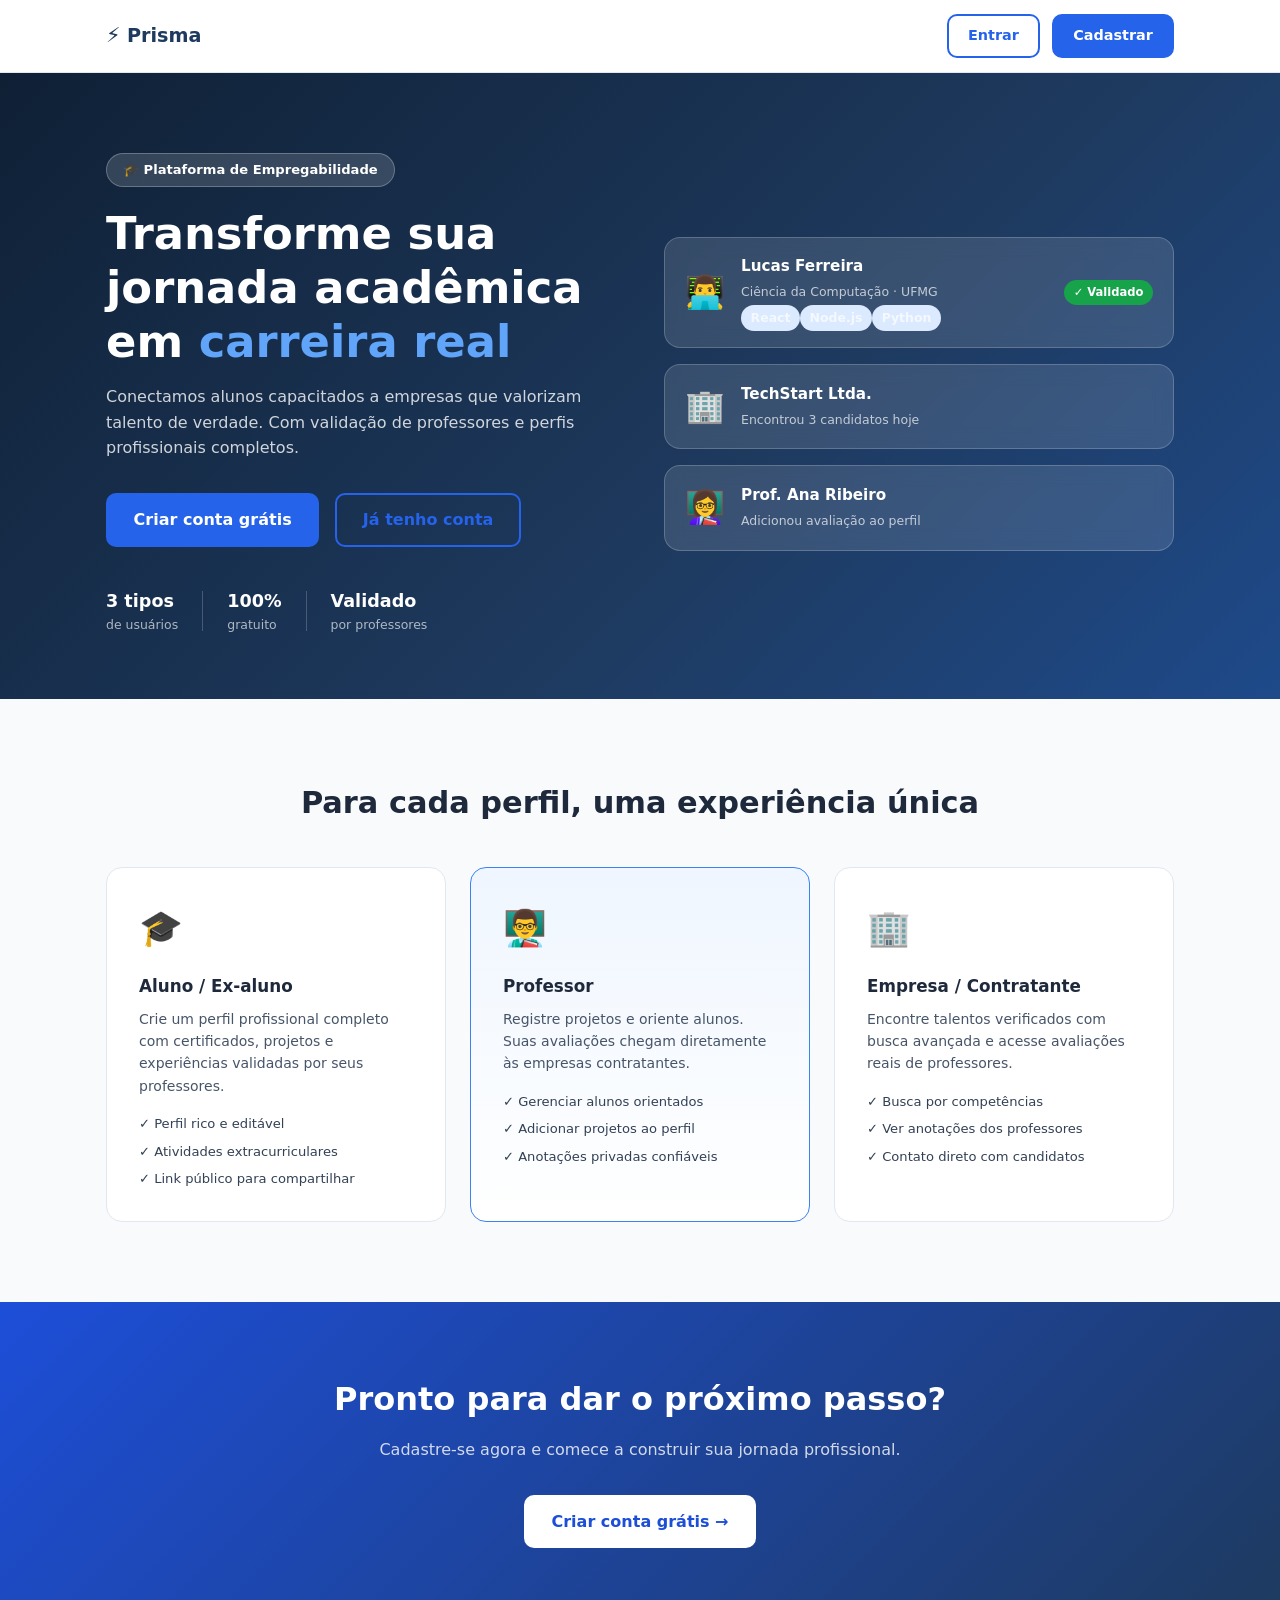
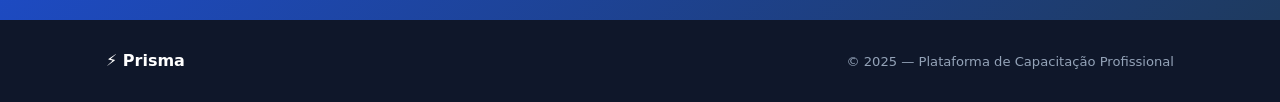
<file: index.html>
<!DOCTYPE html>
<html lang="pt-BR">
<head>
  <meta charset="UTF-8" />
  <meta name="viewport" content="width=device-width, initial-scale=1.0" />
  <title>Prisma — Capacitação & Empregabilidade</title>
  <link rel="stylesheet" href="css/style.css" />
</head>
<body class="landing-page">

  <nav class="navbar">
    <div class="container nav-inner">
      <a href="index.html" class="nav-logo"><span class="logo-icon">⚡</span> Prisma</a>
      <div class="nav-links">
        <a href="login.html" class="btn btn-outline">Entrar</a>
        <a href="register.html" class="btn btn-primary">Cadastrar</a>
      </div>
    </div>
  </nav>

  <section class="hero">
    <div class="container hero-content">
      <div class="hero-text">
        <span class="hero-badge">🎓 Plataforma de Empregabilidade</span>
        <h1>Transforme sua jornada acadêmica em <span class="highlight">carreira real</span></h1>
        <p class="hero-sub">Conectamos alunos capacitados a empresas que valorizam talento de verdade. Com validação de professores e perfis profissionais completos.</p>
        <div class="hero-btns">
          <a href="register.html" class="btn btn-primary btn-lg">Criar conta grátis</a>
          <a href="login.html" class="btn btn-outline btn-lg">Já tenho conta</a>
        </div>
        <div class="hero-stats">
          <div class="stat"><strong>3 tipos</strong><span>de usuários</span></div>
          <div class="stat-divider"></div>
          <div class="stat"><strong>100%</strong><span>gratuito</span></div>
          <div class="stat-divider"></div>
          <div class="stat"><strong>Validado</strong><span>por professores</span></div>
        </div>
      </div>
      <div class="hero-visual">
        <div class="hero-card floating">
          <div class="card-avatar">👨‍💻</div>
          <div class="card-info">
            <strong>Lucas Ferreira</strong>
            <span>Ciência da Computação · UFMG</span>
            <div class="card-tags"><span class="tag">React</span><span class="tag">Node.js</span><span class="tag">Python</span></div>
          </div>
          <div class="card-badge">✓ Validado</div>
        </div>
        <div class="hero-card floating delay-1">
          <div class="card-avatar">🏢</div>
          <div class="card-info"><strong>TechStart Ltda.</strong><span>Encontrou 3 candidatos hoje</span></div>
        </div>
        <div class="hero-card floating delay-2">
          <div class="card-avatar">👩‍🏫</div>
          <div class="card-info"><strong>Prof. Ana Ribeiro</strong><span>Adicionou avaliação ao perfil</span></div>
        </div>
      </div>
    </div>
  </section>

  <section class="features">
    <div class="container">
      <h2 class="section-title">Para cada perfil, uma experiência única</h2>
      <div class="features-grid">
        <div class="feature-card">
          <div class="feature-icon">🎓</div>
          <h3>Aluno / Ex-aluno</h3>
          <p>Crie um perfil profissional completo com certificados, projetos e experiências validadas por seus professores.</p>
          <ul><li>✓ Perfil rico e editável</li><li>✓ Atividades extracurriculares</li><li>✓ Link público para compartilhar</li></ul>
        </div>
        <div class="feature-card featured">
          <div class="feature-icon">👨‍🏫</div>
          <h3>Professor</h3>
          <p>Registre projetos e oriente alunos. Suas avaliações chegam diretamente às empresas contratantes.</p>
          <ul><li>✓ Gerenciar alunos orientados</li><li>✓ Adicionar projetos ao perfil</li><li>✓ Anotações privadas confiáveis</li></ul>
        </div>
        <div class="feature-card">
          <div class="feature-icon">🏢</div>
          <h3>Empresa / Contratante</h3>
          <p>Encontre talentos verificados com busca avançada e acesse avaliações reais de professores.</p>
          <ul><li>✓ Busca por competências</li><li>✓ Ver anotações dos professores</li><li>✓ Contato direto com candidatos</li></ul>
        </div>
      </div>
    </div>
  </section>

  <section class="cta-section">
    <div class="container cta-inner">
      <h2>Pronto para dar o próximo passo?</h2>
      <p>Cadastre-se agora e comece a construir sua jornada profissional.</p>
      <a href="register.html" class="btn btn-white btn-lg">Criar conta grátis →</a>
    </div>
  </section>

  <footer class="footer">
    <div class="container footer-inner">
      <span class="nav-logo">⚡ Prisma</span>
      <span>© 2025 — Plataforma de Capacitação Profissional</span>
    </div>
  </footer>

  <script src="js/auth.js"></script>
  <script>const u = Auth.getCurrentUser(); if (u) window.location.href = 'dashboard.html';</script>
</body>
</html>
</file>
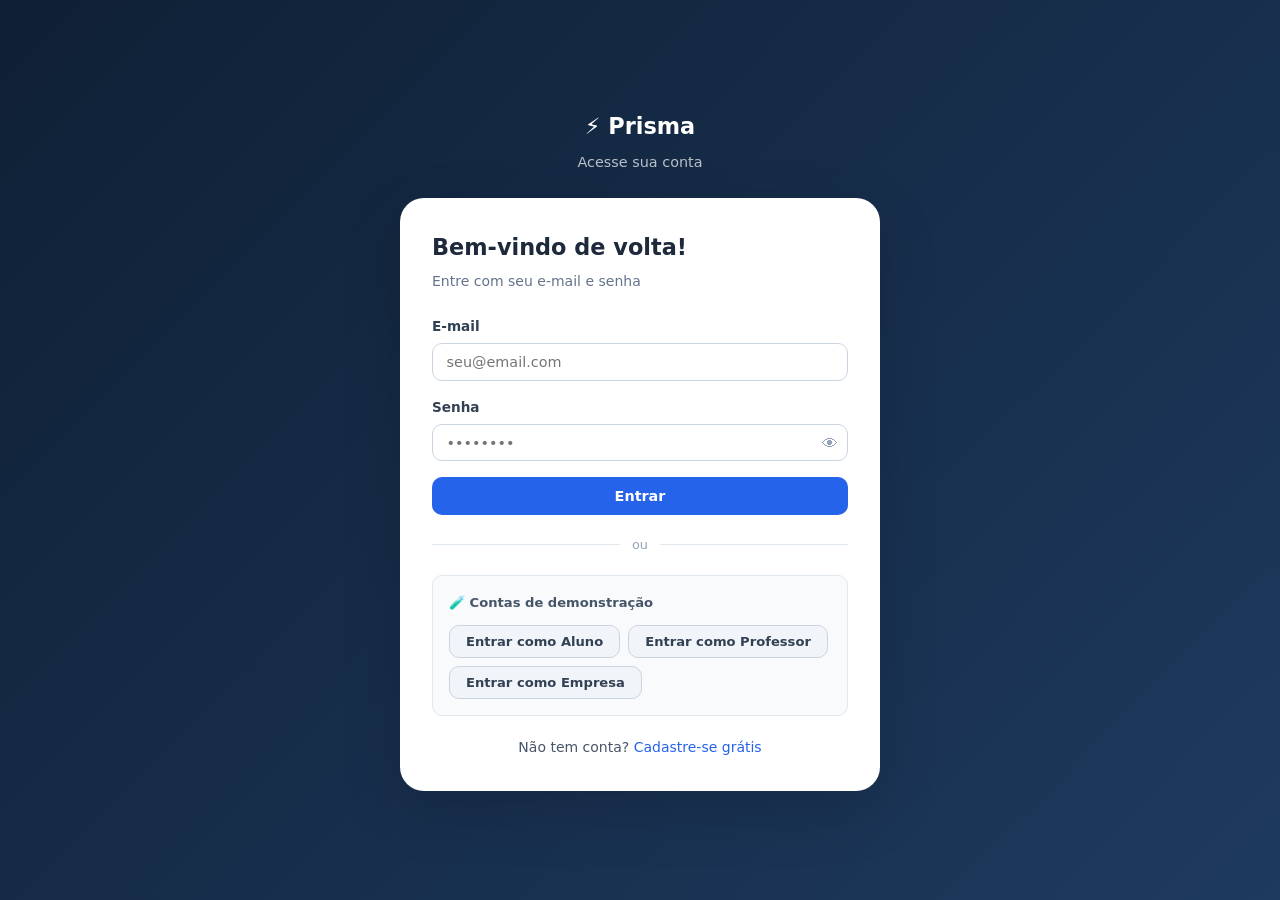
<file: dashboard.html>
<!DOCTYPE html>
<html lang="pt-BR">
<head>
  <meta charset="UTF-8" />
  <meta name="viewport" content="width=device-width, initial-scale=1.0" />
  <title>Dashboard — Prisma</title>
  <link rel="stylesheet" href="css/style.css" />
</head>
<body class="app-page">
  <aside class="sidebar" id="sidebar">
    <div class="sidebar-brand"><span class="logo-icon">⚡</span><span class="brand-text">Prisma</span></div>
    <nav class="sidebar-nav" id="sidebar-nav"></nav>
    <div class="sidebar-footer">
      <div class="sidebar-user" id="sidebar-user"></div>
      <button class="btn-logout" onclick="Auth.logout()">↩ Sair</button>
    </div>
  </aside>
  <div class="sidebar-overlay" id="sidebar-overlay" onclick="toggleSidebar()"></div>
  <main class="main-content">
    <header class="topbar">
      <button class="menu-toggle" onclick="toggleSidebar()">☰</button>
      <h1 class="topbar-title" id="topbar-title">Dashboard</h1>
      <div class="topbar-right"><a href="perfil.html" class="topbar-avatar" id="topbar-avatar"></a></div>
    </header>
    <div class="page-content" id="page-content">
      <div class="loading-spinner"><div class="spinner"></div><p>Carregando...</p></div>
    </div>
  </main>
  <script src="js/auth.js"></script>
  <script src="js/data.js"></script>
  <script src="js/ui.js"></script>
  <script src="js/aluno.js"></script>
  <script src="js/professor.js"></script>
  <script src="js/empresa.js"></script>
  <script src="js/main.js"></script>
</body>
</html>
</file>
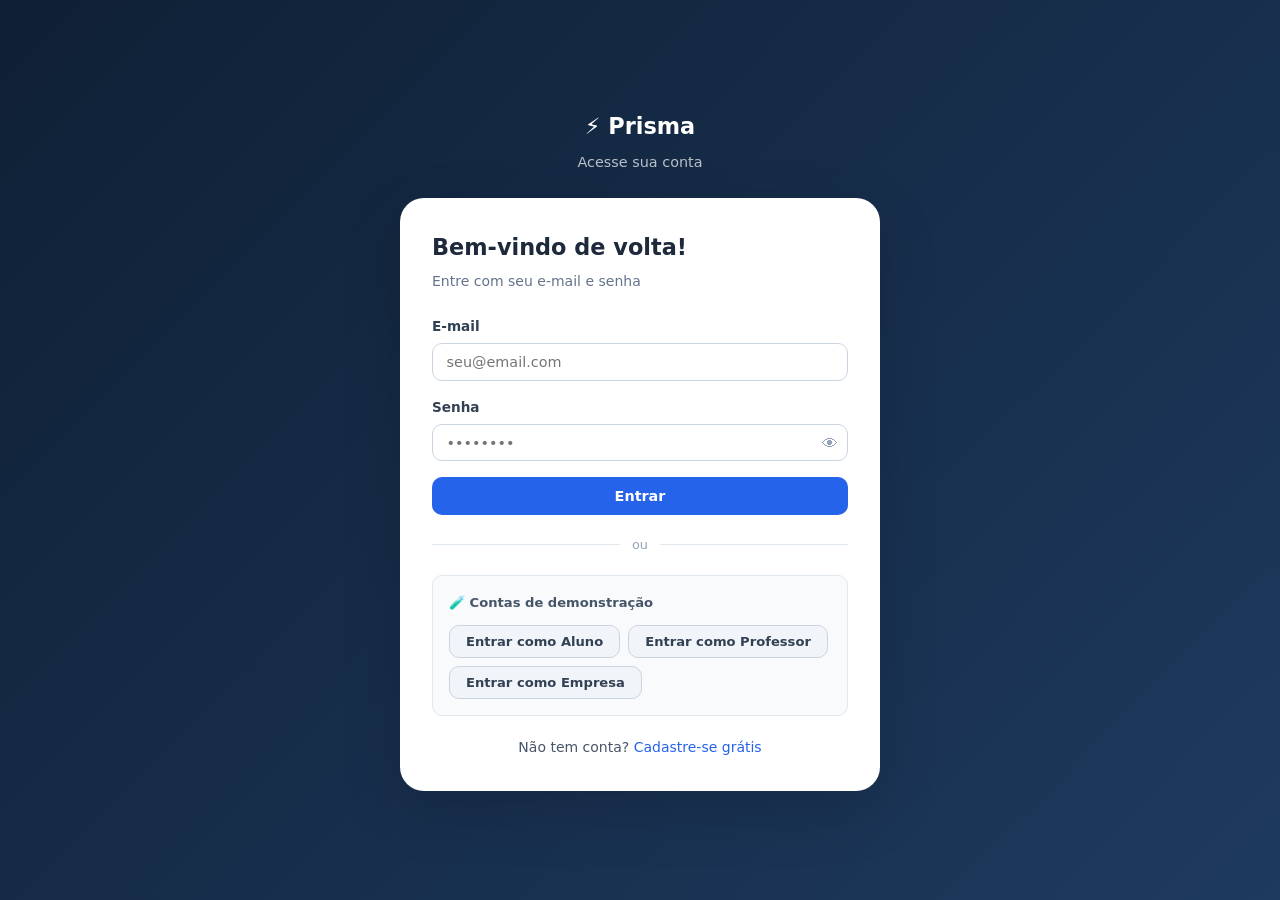
<file: empresas.html>
<!DOCTYPE html>
<html lang="pt-BR">
<head>
  <meta charset="UTF-8" />
  <meta name="viewport" content="width=device-width, initial-scale=1.0" />
  <title>Buscar Talentos — CapacitaJob</title>
  <link rel="stylesheet" href="css/style.css" />
</head>
<body class="app-page">
  <aside class="sidebar" id="sidebar">
    <div class="sidebar-brand"><span class="logo-icon">⚡</span><span class="brand-text">Prisma</span></div>
    <nav class="sidebar-nav" id="sidebar-nav"></nav>
    <div class="sidebar-footer">
      <div class="sidebar-user" id="sidebar-user"></div>
      <button class="btn-logout" onclick="Auth.logout()">↩ Sair</button>
    </div>
  </aside>
  <div class="sidebar-overlay" id="sidebar-overlay" onclick="toggleSidebar()"></div>
  <main class="main-content">
    <header class="topbar">
      <button class="menu-toggle" onclick="toggleSidebar()">☰</button>
      <h1 class="topbar-title" id="topbar-title">Buscar Talentos</h1>
      <div class="topbar-right"><a href="perfil.html" class="topbar-avatar" id="topbar-avatar"></a></div>
    </header>
    <div class="page-content" id="page-content">
      <div class="loading-spinner"><div class="spinner"></div><p>Carregando...</p></div>
    </div>
  </main>

  <!-- MODAL: Ver perfil completo -->
  <div class="modal-overlay hidden" id="modal-perfil-aluno">
    <div class="modal modal-xl">
      <div class="modal-header">
        <h3>Perfil do Candidato</h3>
        <button class="modal-close" onclick="UI.closeModal('modal-perfil-aluno')">✕</button>
      </div>
      <div class="modal-body" id="modal-perfil-aluno-body"></div>
      <div class="modal-footer">
        <button class="btn btn-outline" onclick="UI.closeModal('modal-perfil-aluno')">Fechar</button>
        <button class="btn btn-primary" id="btn-contato-modal" onclick="Empresa.openContatoFromModal()">✉ Entrar em Contato</button>
      </div>
    </div>
  </div>

  <!-- MODAL: Contato -->
  <div class="modal-overlay hidden" id="modal-contato">
    <div class="modal">
      <div class="modal-header">
        <h3>Entrar em Contato</h3>
        <button class="modal-close" onclick="UI.closeModal('modal-contato')">✕</button>
      </div>
      <div class="modal-body">
        <p class="form-note">Candidato: <strong id="contato-aluno-nome">—</strong></p>
        <input type="hidden" id="contato-aluno-id" />
        <div class="form-group">
          <label>Tipo de contato</label>
          <select id="contato-tipo"><option value="mensagem">Mensagem livre</option><option value="entrevista">Convite para entrevista</option></select>
        </div>
        <div id="contato-entrevista-fields" class="hidden">
          <div class="form-group"><label>Data e hora sugerida</label><input type="datetime-local" id="contato-data" /></div>
        </div>
        <div class="form-group"><label>Mensagem</label><textarea id="contato-msg" rows="4" placeholder="Olá! Vi seu perfil na Prisma..."></textarea></div>
        <div id="contato-alert" class="alert hidden"></div>
      </div>
      <div class="modal-footer">
        <button class="btn btn-outline" onclick="UI.closeModal('modal-contato')">Cancelar</button>
        <button class="btn btn-primary" onclick="Empresa.sendContato()">Enviar ✓</button>
      </div>
    </div>
  </div>

  <script src="js/auth.js"></script>
  <script src="js/data.js"></script>
  <script src="js/ui.js"></script>
  <script src="js/aluno.js"></script>
  <script src="js/professor.js"></script>
  <script src="js/empresa.js"></script>
  <script src="js/main.js"></script>
</body>
</html>
</file>
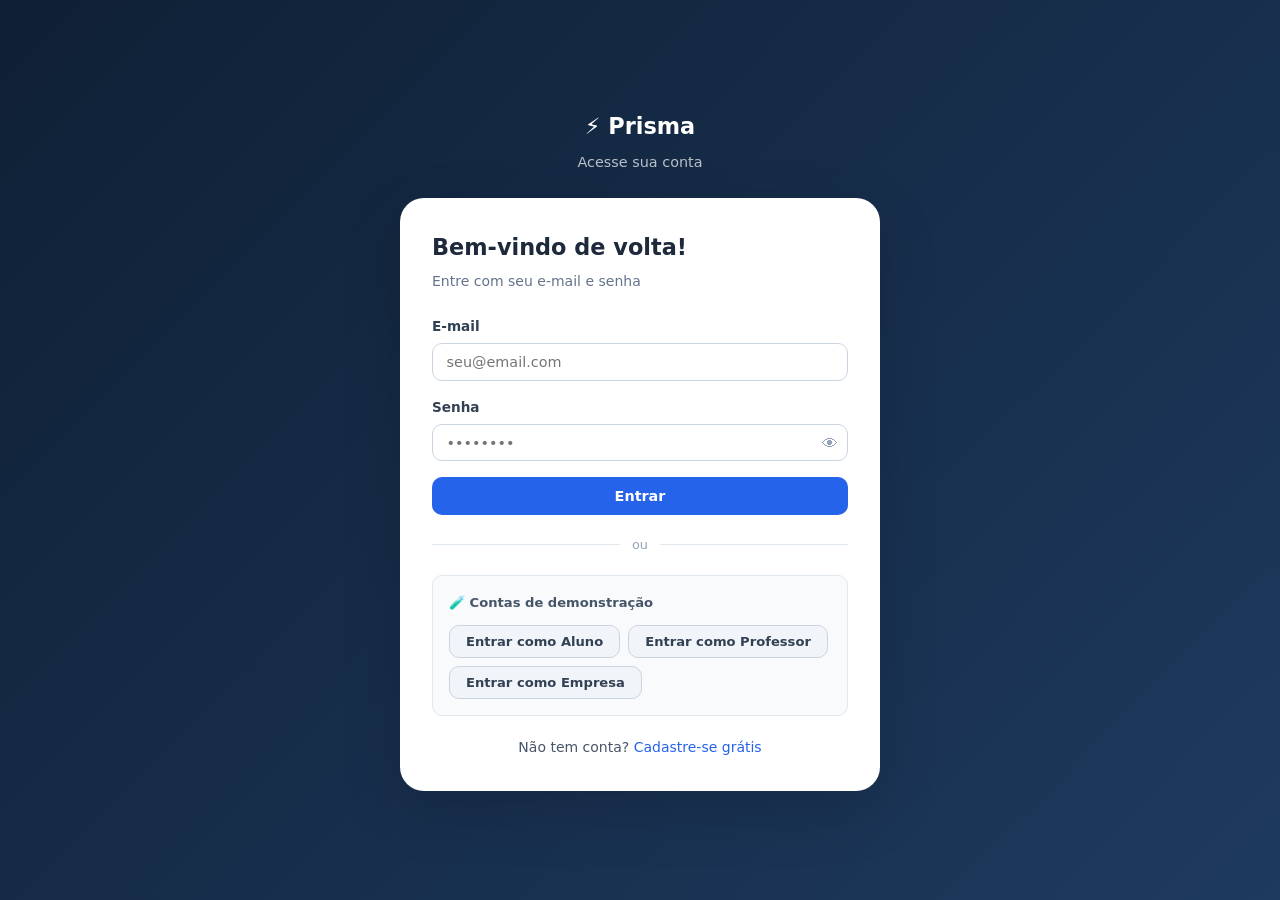
<file: login.html>
<!DOCTYPE html>
<html lang="pt-BR">
<head>
  <meta charset="UTF-8" />
  <meta name="viewport" content="width=device-width, initial-scale=1.0" />
  <title>Entrar — Prisma</title>
  <link rel="stylesheet" href="css/style.css" />
</head>
<body class="auth-page">
  <div class="auth-container">
    <div class="auth-brand">
      <a href="index.html" class="nav-logo">⚡ Prisma</a>
      <p>Acesse sua conta</p>
    </div>
    <div class="auth-card">
      <h2>Bem-vindo de volta!</h2>
      <p class="auth-sub">Entre com seu e-mail e senha</p>
      <div id="login-alert" class="alert hidden"></div>
      <form id="login-form" novalidate>
        <div class="form-group">
          <label for="email">E-mail</label>
          <input type="email" id="email" placeholder="seu@email.com" required />
          <span class="field-error" id="email-error"></span>
        </div>
        <div class="form-group">
          <label for="password">Senha</label>
          <div class="input-icon-wrap">
            <input type="password" id="password" placeholder="••••••••" required />
            <button type="button" class="toggle-pw" onclick="togglePw('password')">👁</button>
          </div>
          <span class="field-error" id="password-error"></span>
        </div>
        <button type="submit" class="btn btn-primary btn-block" id="login-btn">Entrar</button>
      </form>
      <div class="auth-divider"><span>ou</span></div>
      <div class="demo-accounts">
        <p class="demo-title">🧪 Contas de demonstração</p>
        <div class="demo-btns">
          <button class="btn btn-demo" onclick="loginDemo('aluno')">Entrar como Aluno</button>
          <button class="btn btn-demo" onclick="loginDemo('professor')">Entrar como Professor</button>
          <button class="btn btn-demo" onclick="loginDemo('empresa')">Entrar como Empresa</button>
        </div>
      </div>
      <p class="auth-footer">Não tem conta? <a href="register.html">Cadastre-se grátis</a></p>
    </div>
  </div>

  <script src="js/auth.js"></script>
  <script src="js/data.js"></script>
  <script src="js/ui.js"></script>
  <script>
    if (Auth.getCurrentUser()) window.location.href = 'dashboard.html';

    document.getElementById('login-form').addEventListener('submit', function(e) {
      e.preventDefault();
      const email = document.getElementById('email').value.trim();
      const password = document.getElementById('password').value;
      let valid = true;
      document.getElementById('email-error').textContent = '';
      document.getElementById('password-error').textContent = '';
      if (!email) { document.getElementById('email-error').textContent = 'Informe o e-mail.'; valid = false; }
      if (!password) { document.getElementById('password-error').textContent = 'Informe a senha.'; valid = false; }
      if (!valid) return;
      const btn = document.getElementById('login-btn');
      btn.textContent = 'Entrando...'; btn.disabled = true;
      setTimeout(() => {
        const result = Auth.login(email, password);
        if (result.success) {
          UI.showAlert('login-alert', 'Login realizado! Redirecionando...', 'success');
          setTimeout(() => window.location.href = 'dashboard.html', 800);
        } else {
          UI.showAlert('login-alert', result.message, 'error');
          btn.textContent = 'Entrar'; btn.disabled = false;
        }
      }, 400);
    });

    function loginDemo(role) {
      const demos = { aluno: { email: 'aluno@demo.com', password: 'demo123' }, professor: { email: 'professor@demo.com', password: 'demo123' }, empresa: { email: 'empresa@demo.com', password: 'demo123' } };
      Data.seedDemoData();
      const d = demos[role];
      const result = Auth.login(d.email, d.password);
      if (result.success) window.location.href = 'dashboard.html';
      else UI.showAlert('login-alert', 'Erro ao carregar conta demo.', 'error');
    }

    function togglePw(id) { const el = document.getElementById(id); el.type = el.type === 'password' ? 'text' : 'password'; }
  </script>
</body>
</html>
</file>
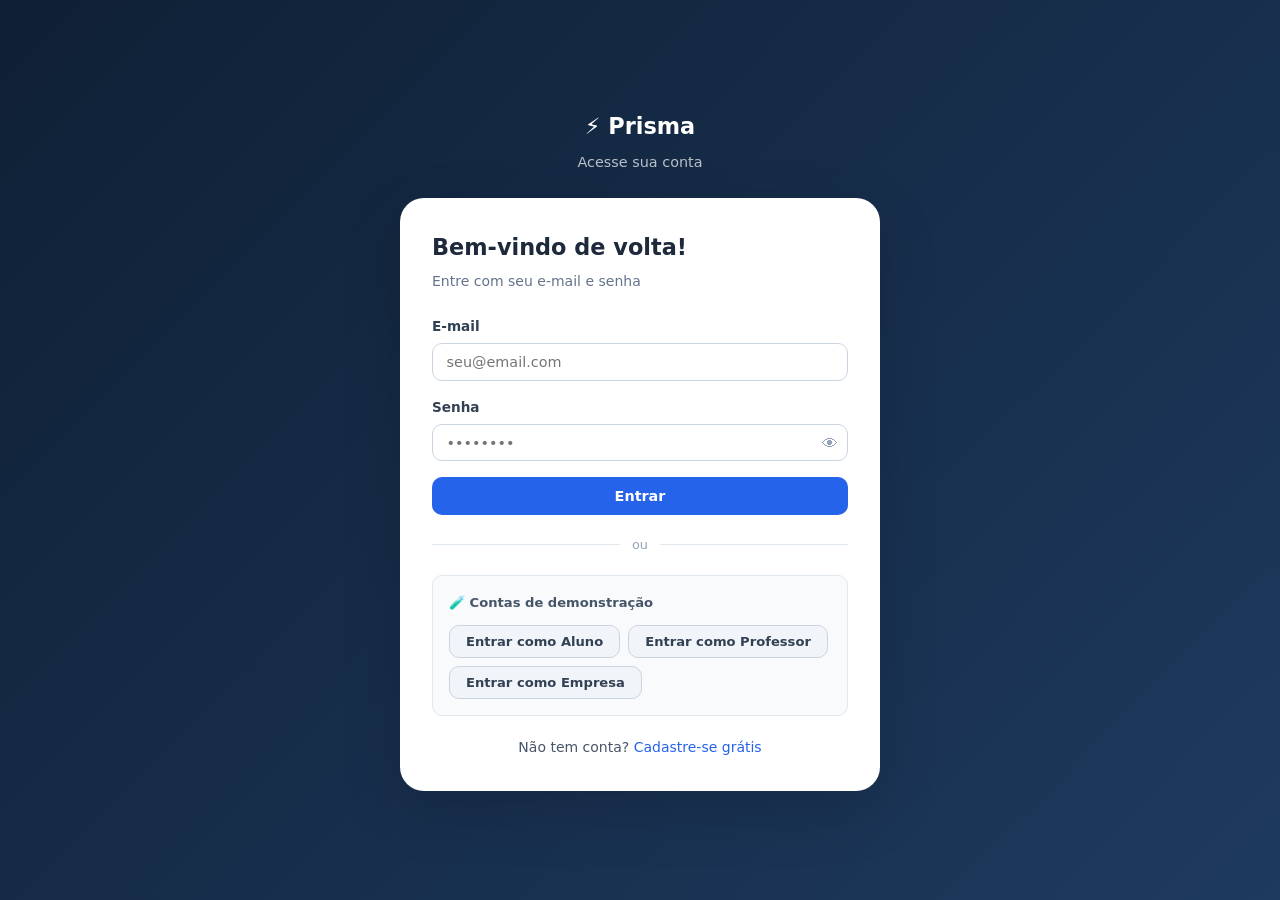
<file: perfil.html>
<!DOCTYPE html>
<html lang="pt-BR">
<head>
  <meta charset="UTF-8" />
  <meta name="viewport" content="width=device-width, initial-scale=1.0" />
  <title>Perfil — Prisma</title>
  <link rel="stylesheet" href="css/style.css" />
</head>
<body class="app-page">
  <aside class="sidebar" id="sidebar">
    <div class="sidebar-brand"><span class="logo-icon">⚡</span><span class="brand-text">Prisma</span></div>
    <nav class="sidebar-nav" id="sidebar-nav"></nav>
    <div class="sidebar-footer">
      <div class="sidebar-user" id="sidebar-user"></div>
      <button class="btn-logout" onclick="Auth.logout()">↩ Sair</button>
    </div>
  </aside>
  <div class="sidebar-overlay" id="sidebar-overlay" onclick="toggleSidebar()"></div>
  <main class="main-content">
    <header class="topbar">
      <button class="menu-toggle" onclick="toggleSidebar()">☰</button>
      <h1 class="topbar-title" id="topbar-title">Meu Perfil</h1>
      <div class="topbar-right"><a href="perfil.html" class="topbar-avatar" id="topbar-avatar"></a></div>
    </header>
    <div class="page-content" id="page-content">
      <div class="loading-spinner"><div class="spinner"></div><p>Carregando perfil...</p></div>
    </div>
  </main>

  <!-- MODAL EDITAR PERFIL -->
  <div class="modal-overlay hidden" id="modal-perfil">
    <div class="modal modal-lg">
      <div class="modal-header">
        <h3>Editar Perfil</h3>
        <button class="modal-close" onclick="UI.closeModal('modal-perfil')">✕</button>
      </div>
      <div class="modal-body" id="modal-perfil-body"></div>
    </div>
  </div>

  <!-- MODAL ADD EXPERIÊNCIA -->
  <div class="modal-overlay hidden" id="modal-exp">
    <div class="modal">
      <div class="modal-header">
        <h3>Adicionar Experiência</h3>
        <button class="modal-close" onclick="UI.closeModal('modal-exp')">✕</button>
      </div>
      <div class="modal-body">
        <div class="form-group"><label>Tipo</label><select id="exp-tipo"><option value="estagio">Estágio</option><option value="freelance">Freelance</option><option value="projeto">Projeto Pessoal</option><option value="voluntario">Voluntariado</option></select></div>
        <div class="form-group"><label>Cargo / Título</label><input type="text" id="exp-titulo" placeholder="Ex: Desenvolvedor Frontend" /></div>
        <div class="form-group"><label>Empresa / Organização</label><input type="text" id="exp-empresa" placeholder="Ex: TechStart Ltda." /></div>
        <div class="form-row">
          <div class="form-group"><label>Início</label><input type="month" id="exp-inicio" /></div>
          <div class="form-group"><label>Fim</label><input type="month" id="exp-fim" /></div>
        </div>
        <div class="form-group"><label>Descrição</label><textarea id="exp-desc" rows="3" placeholder="Descreva suas responsabilidades..."></textarea></div>
        <div id="exp-alert" class="alert hidden"></div>
      </div>
      <div class="modal-footer">
        <button class="btn btn-outline" onclick="UI.closeModal('modal-exp')">Cancelar</button>
        <button class="btn btn-primary" onclick="Aluno.saveExperiencia()">Salvar</button>
      </div>
    </div>
  </div>

  <!-- MODAL ADD CERTIFICADO -->
  <div class="modal-overlay hidden" id="modal-cert">
    <div class="modal">
      <div class="modal-header">
        <h3>Adicionar Certificado</h3>
        <button class="modal-close" onclick="UI.closeModal('modal-cert')">✕</button>
      </div>
      <div class="modal-body">
        <div class="form-group"><label>Nome do Certificado</label><input type="text" id="cert-nome" placeholder="Ex: AWS Cloud Practitioner" /></div>
        <div class="form-group"><label>Emissor</label><input type="text" id="cert-emissor" placeholder="Ex: Amazon Web Services" /></div>
        <div class="form-row">
          <div class="form-group"><label>Data de Emissão</label><input type="month" id="cert-data" /></div>
          <div class="form-group"><label>Validade (opcional)</label><input type="month" id="cert-validade" /></div>
        </div>
        <div id="cert-alert" class="alert hidden"></div>
      </div>
      <div class="modal-footer">
        <button class="btn btn-outline" onclick="UI.closeModal('modal-cert')">Cancelar</button>
        <button class="btn btn-primary" onclick="Aluno.saveCertificado()">Salvar</button>
      </div>
    </div>
  </div>

  <script src="js/auth.js"></script>
  <script src="js/data.js"></script>
  <script src="js/ui.js"></script>
  <script src="js/aluno.js"></script>
  <script src="js/professor.js"></script>
  <script src="js/empresa.js"></script>
  <script src="js/main.js"></script>
</body>
</html>
</file>
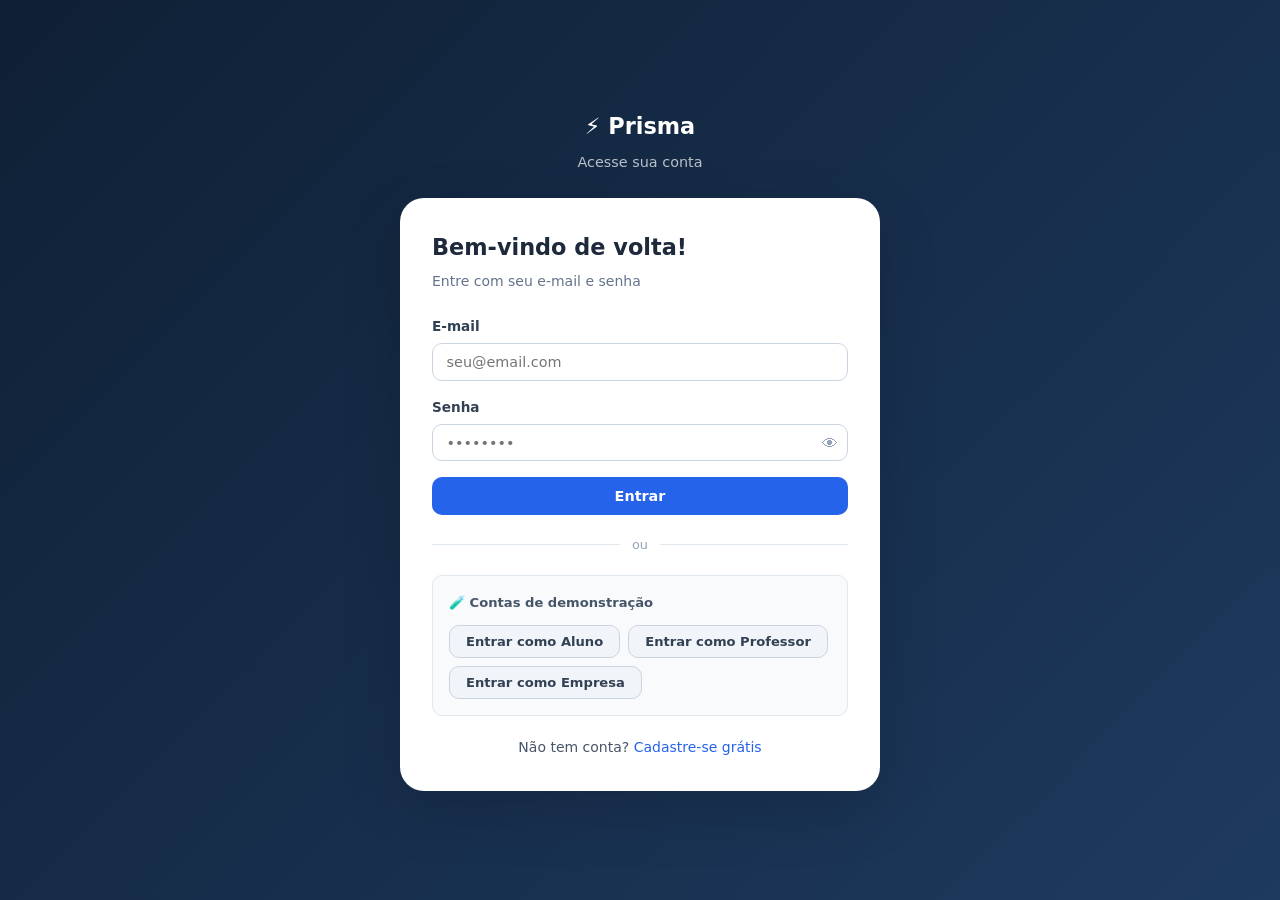
<file: professores.html>
<!DOCTYPE html>
<html lang="pt-BR">
<head>
  <meta charset="UTF-8" />
  <meta name="viewport" content="width=device-width, initial-scale=1.0" />
  <title>Professores — Prisma</title>
  <link rel="stylesheet" href="css/style.css" />
</head>
<body class="app-page">
  <aside class="sidebar" id="sidebar">
    <div class="sidebar-brand"><span class="logo-icon">⚡</span><span class="brand-text">Prisma</span></div>
    <nav class="sidebar-nav" id="sidebar-nav"></nav>
    <div class="sidebar-footer">
      <div class="sidebar-user" id="sidebar-user"></div>
      <button class="btn-logout" onclick="Auth.logout()">↩ Sair</button>
    </div>
  </aside>
  <div class="sidebar-overlay" id="sidebar-overlay" onclick="toggleSidebar()"></div>
  <main class="main-content">
    <header class="topbar">
      <button class="menu-toggle" onclick="toggleSidebar()">☰</button>
      <h1 class="topbar-title" id="topbar-title">Gerenciar Alunos</h1>
      <div class="topbar-right"><a href="perfil.html" class="topbar-avatar" id="topbar-avatar"></a></div>
    </header>
    <div class="page-content" id="page-content">
      <div class="loading-spinner"><div class="spinner"></div><p>Carregando...</p></div>
    </div>
  </main>

  <!-- MODAL: Adicionar atividade -->
  <div class="modal-overlay hidden" id="modal-atividade">
    <div class="modal modal-lg">
      <div class="modal-header">
        <h3>Adicionar Projeto / Atividade</h3>
        <button class="modal-close" onclick="UI.closeModal('modal-atividade')">✕</button>
      </div>
      <div class="modal-body">
        <p class="form-note">Aluno: <strong id="ativ-aluno-nome">—</strong></p>
        <input type="hidden" id="ativ-aluno-id" />
        <div class="form-group"><label>Título do Projeto / Atividade</label><input type="text" id="ativ-titulo" placeholder="Ex: TCC — Sistema de Gestão Escolar" /></div>
        <div class="form-group"><label>Descrição</label><textarea id="ativ-desc" rows="3" placeholder="Descreva o projeto e o papel do aluno..."></textarea></div>
        <div class="form-row">
          <div class="form-group"><label>Início</label><input type="month" id="ativ-inicio" /></div>
          <div class="form-group"><label>Fim</label><input type="month" id="ativ-fim" /></div>
        </div>
        <div class="form-group"><label>Tecnologias / Tags</label><input type="text" id="ativ-tags" placeholder="Ex: Python, React (separe por vírgula)" /></div>
        <div class="form-group"><label>Papel do aluno</label><input type="text" id="ativ-papel" placeholder="Ex: Desenvolvedor Principal, Pesquisador..." /></div>
        <div id="ativ-alert" class="alert hidden"></div>
      </div>
      <div class="modal-footer">
        <button class="btn btn-outline" onclick="UI.closeModal('modal-atividade')">Cancelar</button>
        <button class="btn btn-primary" onclick="Professor.saveAtividade()">Adicionar ao Perfil</button>
      </div>
    </div>
  </div>

  <!-- MODAL: Anotação privada -->
  <div class="modal-overlay hidden" id="modal-nota">
    <div class="modal">
      <div class="modal-header">
        <h3>Anotação Privada</h3>
        <button class="modal-close" onclick="UI.closeModal('modal-nota')">✕</button>
      </div>
      <div class="modal-body">
        <div class="alert alert-info">🔒 Esta anotação é <strong>visível apenas para empresas</strong>. O aluno não tem acesso.</div>
        <p class="form-note">Aluno: <strong id="nota-aluno-nome">—</strong></p>
        <input type="hidden" id="nota-aluno-id" />
        <div class="form-group">
          <label>Anotação (máx. 800 caracteres)</label>
          <textarea id="nota-conteudo" rows="5" maxlength="800" placeholder="Ex: Aluno demonstrou excelente proatividade..."></textarea>
          <small class="char-count" id="nota-char">0 / 800 caracteres</small>
        </div>
        <div id="nota-alert" class="alert hidden"></div>
      </div>
      <div class="modal-footer">
        <button class="btn btn-outline" onclick="UI.closeModal('modal-nota')">Cancelar</button>
        <button class="btn btn-primary" onclick="Professor.saveNota()">Salvar Anotação</button>
      </div>
    </div>
  </div>

  <!-- MODAL: Ver anotação -->
  <div class="modal-overlay hidden" id="modal-ver-nota">
    <div class="modal">
      <div class="modal-header">
        <h3>Anotação Privada — <span id="ver-nota-nome"></span></h3>
        <button class="modal-close" onclick="UI.closeModal('modal-ver-nota')">✕</button>
      </div>
      <div class="modal-body" id="modal-ver-nota-body"></div>
      <div class="modal-footer">
        <button class="btn btn-outline" onclick="UI.closeModal('modal-ver-nota')">Fechar</button>
        <button class="btn btn-primary" id="btn-editar-nota">Editar Anotação</button>
      </div>
    </div>
  </div>

  <script src="js/auth.js"></script>
  <script src="js/data.js"></script>
  <script src="js/ui.js"></script>
  <script src="js/aluno.js"></script>
  <script src="js/professor.js"></script>
  <script src="js/empresa.js"></script>
  <script src="js/main.js"></script>
</body>
</html>
</file>
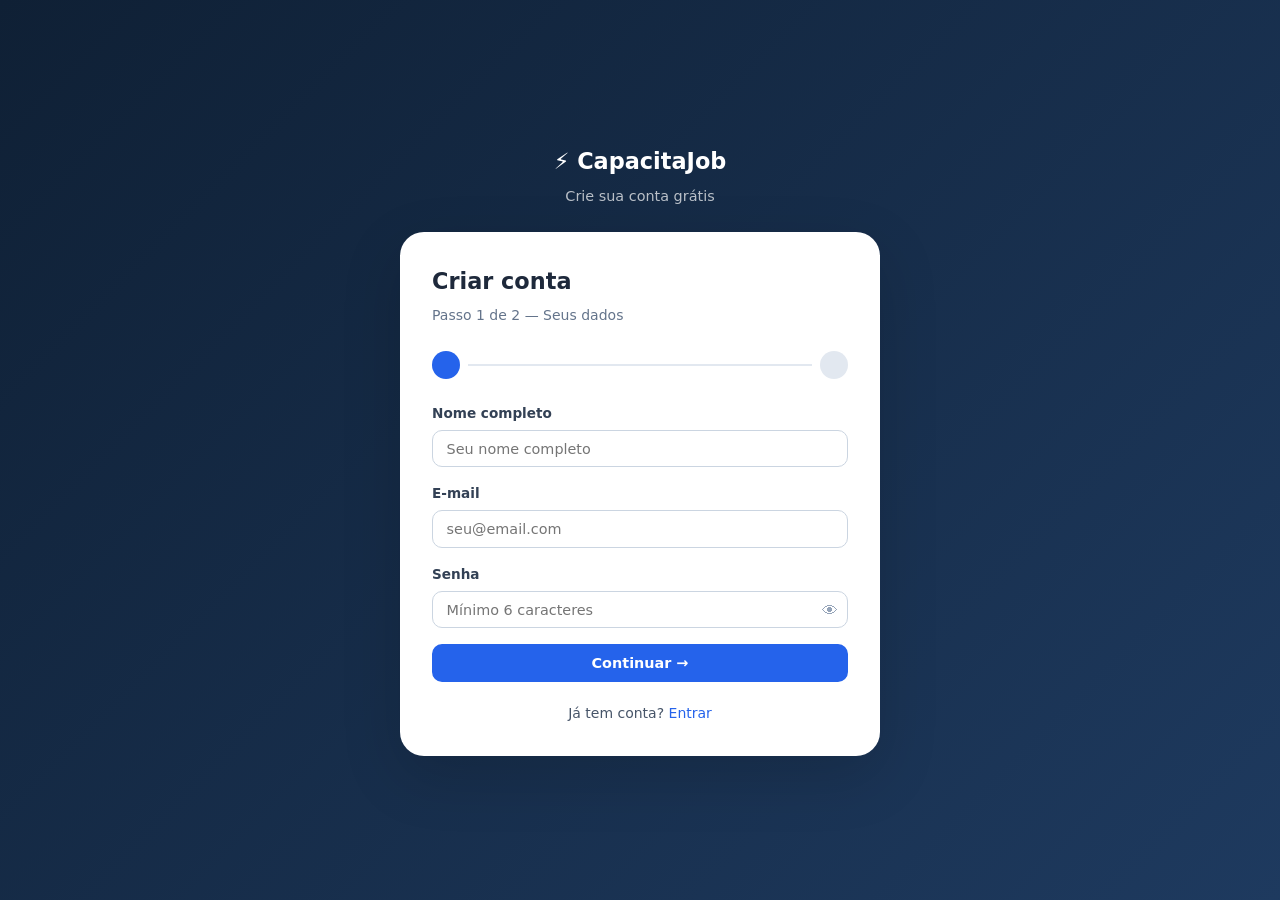
<file: register.html>
<!DOCTYPE html>
<html lang="pt-BR">
<head>
  <meta charset="UTF-8" />
  <meta name="viewport" content="width=device-width, initial-scale=1.0" />
  <title>Cadastro — CapacitaJob</title>
  <link rel="stylesheet" href="css/style.css" />
</head>
<body class="auth-page">
  <div class="auth-container">
    <div class="auth-brand">
      <a href="index.html" class="nav-logo">⚡ CapacitaJob</a>
      <p>Crie sua conta grátis</p>
    </div>
    <div class="auth-card">
      <div id="step-1" class="step active">
        <h2>Criar conta</h2>
        <p class="auth-sub">Passo 1 de 2 — Seus dados</p>
        <div class="step-indicator">
          <div class="step-dot active"></div>
          <div class="step-line"></div>
          <div class="step-dot"></div>
        </div>
        <div id="register-alert" class="alert hidden"></div>
        <form id="register-form" novalidate>
          <div class="form-group">
            <label for="name">Nome completo</label>
            <input type="text" id="name" placeholder="Seu nome completo" required />
            <span class="field-error" id="name-error"></span>
          </div>
          <div class="form-group">
            <label for="reg-email">E-mail</label>
            <input type="email" id="reg-email" placeholder="seu@email.com" required />
            <span class="field-error" id="reg-email-error"></span>
          </div>
          <div class="form-group">
            <label for="reg-password">Senha</label>
            <div class="input-icon-wrap">
              <input type="password" id="reg-password" placeholder="Mínimo 6 caracteres" required />
              <button type="button" class="toggle-pw" onclick="togglePw('reg-password')">👁</button>
            </div>
            <span class="field-error" id="reg-password-error"></span>
          </div>
          <button type="submit" class="btn btn-primary btn-block">Continuar →</button>
        </form>
        <p class="auth-footer">Já tem conta? <a href="login.html">Entrar</a></p>
      </div>

      <div id="step-2" class="step hidden">
        <h2>Qual é o seu perfil?</h2>
        <p class="auth-sub">Passo 2 de 2 — Esta escolha não pode ser alterada depois</p>
        <div class="step-indicator">
          <div class="step-dot done">✓</div>
          <div class="step-line active"></div>
          <div class="step-dot active"></div>
        </div>
        <div class="role-cards">
          <div class="role-card" data-role="aluno" onclick="selectRole(this)">
            <div class="role-icon">🎓</div>
            <h3>Aluno / Ex-aluno</h3>
            <p>Crie seu perfil profissional e seja encontrado por empresas.</p>
          </div>
          <div class="role-card" data-role="professor" onclick="selectRole(this)">
            <div class="role-icon">👨‍🏫</div>
            <h3>Professor</h3>
            <p>Oriente alunos e valide o trabalho deles para o mercado.</p>
          </div>
          <div class="role-card" data-role="empresa" onclick="selectRole(this)">
            <div class="role-icon">🏢</div>
            <h3>Empresa / Contratante</h3>
            <p>Encontre talentos verificados para sua equipe.</p>
          </div>
        </div>
        <div id="role-extra" class="hidden">
          <div id="extra-aluno" class="role-extra-fields hidden">
            <div class="form-group"><label>Universidade</label><input type="text" id="universidade" placeholder="Ex: UFMG, USP, PUC-Rio..." /></div>
            <div class="form-group"><label>Curso</label><input type="text" id="curso" placeholder="Ex: Ciência da Computação" /></div>
            <div class="form-row">
              <div class="form-group"><label>Status</label><select id="status-curso"><option value="cursando">Cursando</option><option value="formado">Formado</option></select></div>
              <div class="form-group"><label>Ano / Semestre</label><input type="text" id="ano-semestre" placeholder="Ex: 2025 / 7º sem" /></div>
            </div>
          </div>
          <div id="extra-professor" class="role-extra-fields hidden">
            <div class="form-group"><label>Universidade</label><input type="text" id="prof-universidade" placeholder="Ex: UNICAMP" /></div>
            <div class="form-group"><label>Departamento / Disciplina</label><input type="text" id="prof-depto" placeholder="Ex: Engenharia de Software" /></div>
          </div>
          <div id="extra-empresa" class="role-extra-fields hidden">
            <div class="form-group"><label>Nome da empresa</label><input type="text" id="empresa-nome" placeholder="Ex: TechStart Ltda." /></div>
            <div class="form-group"><label>Setor</label><input type="text" id="empresa-setor" placeholder="Ex: Tecnologia, Saúde, Finanças..." /></div>
          </div>
          <div id="role-alert" class="alert hidden"></div>
          <button class="btn btn-primary btn-block" onclick="finishRegister()">Criar minha conta ✓</button>
        </div>
      </div>
    </div>
  </div>

  <script src="js/auth.js"></script>
  <script src="js/data.js"></script>
  <script src="js/ui.js"></script>
  <script>
    if (Auth.getCurrentUser()) window.location.href = 'dashboard.html';
    let tempUser = {}, selectedRole = null;

    document.getElementById('register-form').addEventListener('submit', function(e) {
      e.preventDefault();
      const name = document.getElementById('name').value.trim();
      const email = document.getElementById('reg-email').value.trim();
      const password = document.getElementById('reg-password').value;
      let valid = true;
      ['name-error','reg-email-error','reg-password-error'].forEach(id => document.getElementById(id).textContent = '');
      if (!name) { document.getElementById('name-error').textContent = 'Informe seu nome.'; valid = false; }
      if (!email || !email.includes('@')) { document.getElementById('reg-email-error').textContent = 'E-mail inválido.'; valid = false; }
      if (password.length < 6) { document.getElementById('reg-password-error').textContent = 'Mínimo 6 caracteres.'; valid = false; }
      if (!valid) return;
      const users = Auth.getUsers();
      if (users.find(u => u.email === email)) { UI.showAlert('register-alert','Este e-mail já está cadastrado.','error'); return; }
      tempUser = { name, email, password };
      document.getElementById('step-1').classList.remove('active'); document.getElementById('step-1').classList.add('hidden');
      document.getElementById('step-2').classList.remove('hidden'); document.getElementById('step-2').classList.add('active');
    });

    function selectRole(el) {
      document.querySelectorAll('.role-card').forEach(c => c.classList.remove('selected'));
      el.classList.add('selected');
      selectedRole = el.dataset.role;
      document.querySelectorAll('.role-extra-fields').forEach(f => f.classList.add('hidden'));
      document.getElementById('extra-' + selectedRole).classList.remove('hidden');
      document.getElementById('role-extra').classList.remove('hidden');
    }

    function finishRegister() {
      if (!selectedRole) { UI.showAlert('role-alert','Selecione um perfil.','error'); return; }
      const extra = {};
      if (selectedRole === 'aluno') {
        extra.universidade = document.getElementById('universidade').value.trim();
        extra.curso = document.getElementById('curso').value.trim();
        extra.statusCurso = document.getElementById('status-curso').value;
        extra.anoSemestre = document.getElementById('ano-semestre').value.trim();
        if (!extra.universidade || !extra.curso) { UI.showAlert('role-alert','Preencha universidade e curso.','error'); return; }
      }
      if (selectedRole === 'professor') {
        extra.universidade = document.getElementById('prof-universidade').value.trim();
        extra.departamento = document.getElementById('prof-depto').value.trim();
        if (!extra.universidade) { UI.showAlert('role-alert','Informe a universidade.','error'); return; }
      }
      if (selectedRole === 'empresa') {
        extra.nomeEmpresa = document.getElementById('empresa-nome').value.trim();
        extra.setor = document.getElementById('empresa-setor').value.trim();
        if (!extra.nomeEmpresa) { UI.showAlert('role-alert','Informe o nome da empresa.','error'); return; }
      }
      const result = Auth.register({ ...tempUser, role: selectedRole, ...extra });
      if (result.success) { Auth.login(tempUser.email, tempUser.password); window.location.href = 'dashboard.html'; }
      else UI.showAlert('role-alert', result.message, 'error');
    }

    function togglePw(id) { const el = document.getElementById(id); el.type = el.type === 'password' ? 'text' : 'password'; }
  </script>
</body>
</html>
</file>
<file: css/style.css>
/* ===================================================
   CAPACITAJOB — STYLESHEET PRINCIPAL
   Mobile-first · CSS Variables · Clean UI
   =================================================== */

*, *::before, *::after { box-sizing: border-box; margin: 0; padding: 0; }

:root {
  --blue-900: #0f2035;
  --blue-800: #1e3a5f;
  --blue-700: #1d4ed8;
  --blue-600: #2563eb;
  --blue-500: #3b82f6;
  --blue-100: #dbeafe;
  --blue-50:  #eff6ff;
  --green-800: #14532d;
  --green-700: #15803d;
  --green-600: #16a34a;
  --green-100: #dcfce7;
  --green-50:  #f0fdf4;
  --gray-900: #0f172a;
  --gray-800: #1e293b;
  --gray-700: #334155;
  --gray-600: #475569;
  --gray-500: #64748b;
  --gray-400: #94a3b8;
  --gray-300: #cbd5e1;
  --gray-200: #e2e8f0;
  --gray-100: #f1f5f9;
  --gray-50:  #f8fafc;
  --white: #ffffff;
  --red-600: #dc2626;
  --red-100: #fee2e2;
  --amber-600: #d97706;
  --amber-100: #fef3c7;
  --radius-sm: 6px;
  --radius-md: 10px;
  --radius-lg: 16px;
  --radius-xl: 24px;
  --radius-full: 9999px;
  --shadow-sm: 0 1px 2px rgba(0,0,0,.06);
  --shadow-md: 0 4px 12px rgba(0,0,0,.08);
  --shadow-lg: 0 8px 30px rgba(0,0,0,.12);
  --shadow-xl: 0 20px 60px rgba(0,0,0,.15);
  --font: 'Segoe UI', system-ui, -apple-system, sans-serif;
  --sidebar-w: 250px;
  --topbar-h: 60px;
  --transition: 0.2s ease;
}

html { scroll-behavior: smooth; }
body { font-family: var(--font); color: var(--gray-800); background: var(--gray-50); line-height: 1.6; }
a { color: var(--blue-600); text-decoration: none; }
a:hover { text-decoration: underline; }
img { max-width: 100%; display: block; }
ul { list-style: none; }
button { cursor: pointer; font-family: var(--font); }
textarea, input, select { font-family: var(--font); }

.hidden { display: none !important; }
.container { width: 100%; max-width: 1100px; margin: 0 auto; padding: 0 1rem; }
.text-muted { color: var(--gray-500); font-size: .875rem; }
.highlight { color: var(--blue-600); }
.mt-1 { margin-top: .5rem; } .mt-2 { margin-top: 1rem; } .mt-3 { margin-top: 1.5rem; }
.mb-1 { margin-bottom: .5rem; } .mb-2 { margin-bottom: 1rem; }

/* BUTTONS */
.btn { display: inline-flex; align-items: center; justify-content: center; gap: .4rem; padding: .55rem 1.2rem; border-radius: var(--radius-md); font-size: .9rem; font-weight: 600; border: 2px solid transparent; transition: all var(--transition); white-space: nowrap; }
.btn:hover { text-decoration: none; transform: translateY(-1px); }
.btn:active { transform: translateY(0); }
.btn-primary { background: var(--blue-600); color: var(--white); border-color: var(--blue-600); }
.btn-primary:hover { background: var(--blue-700); border-color: var(--blue-700); color: var(--white); }
.btn-outline { background: transparent; color: var(--blue-600); border-color: var(--blue-600); }
.btn-outline:hover { background: var(--blue-50); color: var(--blue-700); }
.btn-ghost { background: transparent; color: var(--gray-600); border-color: transparent; }
.btn-ghost:hover { background: var(--gray-100); }
.btn-danger { background: var(--red-600); color: var(--white); border-color: var(--red-600); }
.btn-green { background: var(--green-600); color: var(--white); border-color: var(--green-600); }
.btn-green:hover { background: var(--green-700); color: var(--white); }
.btn-white { background: var(--white); color: var(--blue-700); border-color: var(--white); }
.btn-white:hover { background: var(--gray-100); }
.btn-demo { background: var(--gray-100); color: var(--gray-700); border: 1.5px solid var(--gray-300); border-radius: var(--radius-md); padding: .5rem 1rem; font-size: .82rem; font-weight: 600; transition: all var(--transition); }
.btn-demo:hover { background: var(--gray-200); }
.btn-sm { padding: .35rem .85rem; font-size: .8rem; }
.btn-lg { padding: .75rem 1.6rem; font-size: 1rem; }
.btn-block { width: 100%; display: flex; }
.btn-icon { width: 36px; height: 36px; padding: 0; border-radius: var(--radius-sm); }
.btn:disabled { opacity: .6; cursor: not-allowed; transform: none; }

/* ALERTS */
.alert { padding: .75rem 1rem; border-radius: var(--radius-md); font-size: .875rem; margin-bottom: 1rem; border: 1px solid transparent; }
.alert-success, .success { background: var(--green-100); color: var(--green-800); border-color: #86efac; }
.alert-error, .error { background: var(--red-100); color: var(--red-600); border-color: #fca5a5; }
.alert-info { background: var(--blue-100); color: var(--blue-800); border-color: #93c5fd; }
.alert-warning { background: var(--amber-100); color: var(--amber-600); border-color: #fcd34d; }

/* FORMS */
.form-group { margin-bottom: 1rem; }
.form-group label { display: block; font-size: .85rem; font-weight: 600; color: var(--gray-700); margin-bottom: .35rem; }
.form-group input, .form-group select, .form-group textarea { width: 100%; padding: .6rem .85rem; border: 1.5px solid var(--gray-300); border-radius: var(--radius-md); font-size: .9rem; color: var(--gray-800); background: var(--white); transition: border-color var(--transition), box-shadow var(--transition); }
.form-group input:focus, .form-group select:focus, .form-group textarea:focus { outline: none; border-color: var(--blue-500); box-shadow: 0 0 0 3px rgba(59,130,246,.15); }
.form-group textarea { resize: vertical; min-height: 80px; }
.form-row { display: grid; grid-template-columns: 1fr 1fr; gap: .75rem; }
.field-error { display: block; color: var(--red-600); font-size: .78rem; margin-top: .25rem; }
.form-note { font-size: .875rem; color: var(--gray-600); margin-bottom: .75rem; }
.char-count { display: block; font-size: .75rem; color: var(--gray-400); margin-top: .25rem; text-align: right; }
.input-icon-wrap { position: relative; }
.input-icon-wrap input { padding-right: 2.5rem; }
.toggle-pw { position: absolute; right: .6rem; top: 50%; transform: translateY(-50%); background: none; border: none; cursor: pointer; font-size: 1rem; color: var(--gray-400); }
.toggle-pw:hover { color: var(--gray-600); }

/* TAGS */
.tag { display: inline-flex; align-items: center; gap: .25rem; background: var(--blue-100); color: var(--blue-700); padding: .2rem .6rem; border-radius: var(--radius-full); font-size: .78rem; font-weight: 600; }
.tag-green { background: var(--green-100); color: var(--green-700); }
.tag-gray  { background: var(--gray-200);  color: var(--gray-600); }
.tag-amber { background: var(--amber-100); color: var(--amber-600); }
.tags-wrap { display: flex; flex-wrap: wrap; gap: .35rem; margin-top: .35rem; }

/* CARDS */
.card { background: var(--white); border: 1px solid var(--gray-200); border-radius: var(--radius-lg); padding: 1.25rem; box-shadow: var(--shadow-sm); transition: box-shadow var(--transition); }
.card:hover { box-shadow: var(--shadow-md); }
.card-header { display: flex; align-items: center; justify-content: space-between; margin-bottom: 1rem; }
.card-title { font-size: 1rem; font-weight: 700; color: var(--gray-800); }

/* MODAL */
.modal-overlay { position: fixed; inset: 0; background: rgba(0,0,0,.5); z-index: 1000; display: flex; align-items: center; justify-content: center; padding: 1rem; backdrop-filter: blur(2px); animation: fadeIn .15s ease; }
.modal { background: var(--white); border-radius: var(--radius-lg); width: 100%; max-width: 520px; max-height: 90vh; overflow-y: auto; box-shadow: var(--shadow-xl); animation: slideUp .2s ease; }
.modal-lg { max-width: 680px; }
.modal-xl { max-width: 860px; }
.modal-header { display: flex; align-items: center; justify-content: space-between; padding: 1.25rem 1.5rem; border-bottom: 1px solid var(--gray-200); position: sticky; top: 0; background: var(--white); z-index: 1; }
.modal-header h3 { font-size: 1.05rem; font-weight: 700; color: var(--gray-800); }
.modal-close { background: none; border: none; font-size: 1.1rem; color: var(--gray-400); padding: .25rem; border-radius: var(--radius-sm); }
.modal-close:hover { background: var(--gray-100); color: var(--gray-700); }
.modal-body { padding: 1.5rem; }
.modal-footer { padding: 1rem 1.5rem; border-top: 1px solid var(--gray-200); display: flex; gap: .75rem; justify-content: flex-end; }
@keyframes fadeIn { from { opacity: 0; } to { opacity: 1; } }
@keyframes slideUp { from { transform: translateY(20px); opacity: 0; } to { transform: translateY(0); opacity: 1; } }

/* LANDING */
.landing-page { background: var(--white); }
.navbar { position: sticky; top: 0; z-index: 100; background: rgba(255,255,255,.95); backdrop-filter: blur(8px); border-bottom: 1px solid var(--gray-200); padding: .85rem 0; }
.nav-inner { display: flex; align-items: center; justify-content: space-between; }
.nav-logo { display: flex; align-items: center; gap: .4rem; font-size: 1.2rem; font-weight: 800; color: var(--blue-800); }
.logo-icon { font-size: 1.3rem; }
.nav-links { display: flex; gap: .75rem; }

.hero { padding: 5rem 0 4rem; background: linear-gradient(135deg, var(--blue-900) 0%, var(--blue-800) 60%, #1e4a8a 100%); color: var(--white); overflow: hidden; }
.hero-content { display: grid; grid-template-columns: 1fr; gap: 3rem; }
@media (min-width: 900px) { .hero-content { grid-template-columns: 1fr 1fr; align-items: center; } }
.hero-badge { display: inline-block; background: rgba(255,255,255,.15); border: 1px solid rgba(255,255,255,.25); color: var(--white); padding: .35rem 1rem; border-radius: var(--radius-full); font-size: .82rem; font-weight: 600; margin-bottom: 1.25rem; }
.hero-text h1 { font-size: clamp(1.8rem, 4vw, 2.8rem); font-weight: 800; line-height: 1.2; margin-bottom: 1rem; }
.hero-text h1 .highlight { color: #60a5fa; }
.hero-sub { font-size: 1rem; color: rgba(255,255,255,.8); margin-bottom: 2rem; max-width: 480px; }
.hero-btns { display: flex; gap: 1rem; flex-wrap: wrap; margin-bottom: 2.5rem; }
.hero-stats { display: flex; align-items: center; gap: 1.5rem; flex-wrap: wrap; }
.stat { display: flex; flex-direction: column; }
.stat strong { font-size: 1.1rem; font-weight: 800; }
.stat span { font-size: .78rem; color: rgba(255,255,255,.65); }
.stat-divider { width: 1px; height: 2.5rem; background: rgba(255,255,255,.2); }
.hero-visual { display: flex; flex-direction: column; gap: 1rem; }
.hero-card { background: rgba(255,255,255,.12); backdrop-filter: blur(10px); border: 1px solid rgba(255,255,255,.2); border-radius: var(--radius-lg); padding: 1rem 1.25rem; display: flex; align-items: center; gap: 1rem; }
.card-avatar { font-size: 2rem; }
.card-info { flex: 1; }
.card-info strong { display: block; font-size: .95rem; font-weight: 700; color: var(--white); }
.card-info span { font-size: .78rem; color: rgba(255,255,255,.7); }
.card-badge { background: var(--green-600); color: var(--white); padding: .2rem .6rem; border-radius: var(--radius-full); font-size: .72rem; font-weight: 700; }
.floating { animation: float 4s ease-in-out infinite; }
.delay-1 { animation-delay: 1.3s; } .delay-2 { animation-delay: 2.6s; }
@keyframes float { 0%,100% { transform: translateY(0); } 50% { transform: translateY(-8px); } }

.features { padding: 5rem 0; background: var(--gray-50); }
.section-title { font-size: clamp(1.4rem, 3vw, 1.9rem); font-weight: 800; color: var(--gray-800); text-align: center; margin-bottom: 2.5rem; }
.features-grid { display: grid; grid-template-columns: 1fr; gap: 1.5rem; }
@media (min-width: 700px) { .features-grid { grid-template-columns: repeat(3, 1fr); } }
.feature-card { background: var(--white); border: 1.5px solid var(--gray-200); border-radius: var(--radius-lg); padding: 2rem; transition: all var(--transition); }
.feature-card:hover { border-color: #93c5fd; box-shadow: var(--shadow-md); transform: translateY(-2px); }
.feature-card.featured { border-color: var(--blue-500); background: linear-gradient(to bottom, var(--blue-50), var(--white)); }
.feature-icon { font-size: 2.2rem; margin-bottom: 1rem; }
.feature-card h3 { font-size: 1.05rem; font-weight: 700; color: var(--gray-800); margin-bottom: .5rem; }
.feature-card p { font-size: .875rem; color: var(--gray-600); margin-bottom: 1rem; }
.feature-card ul { display: flex; flex-direction: column; gap: .4rem; }
.feature-card ul li { font-size: .82rem; color: var(--gray-700); }

.cta-section { padding: 4.5rem 0; background: linear-gradient(135deg, var(--blue-700), var(--blue-800)); }
.cta-inner { text-align: center; color: var(--white); }
.cta-inner h2 { font-size: clamp(1.5rem, 3vw, 2rem); font-weight: 800; margin-bottom: .75rem; }
.cta-inner p { font-size: 1rem; color: rgba(255,255,255,.8); margin-bottom: 2rem; }

.footer { padding: 1.75rem 0; background: var(--gray-900); }
.footer-inner { display: flex; align-items: center; justify-content: space-between; flex-wrap: wrap; gap: 1rem; color: var(--gray-400); font-size: .82rem; }
.footer-inner .nav-logo { color: var(--white); font-size: 1rem; }

/* AUTH */
.auth-page { min-height: 100vh; background: linear-gradient(135deg, var(--blue-900) 0%, var(--blue-800) 100%); display: flex; flex-direction: column; align-items: center; justify-content: center; padding: 2rem 1rem; }
.auth-container { width: 100%; max-width: 480px; }
.auth-brand { text-align: center; margin-bottom: 1.5rem; }
.auth-brand .nav-logo { justify-content: center; color: var(--white); font-size: 1.4rem; margin-bottom: .35rem; }
.auth-brand p { color: rgba(255,255,255,.7); font-size: .9rem; }
.auth-card { background: var(--white); border-radius: var(--radius-xl); padding: 2rem; box-shadow: var(--shadow-xl); }
.auth-card h2 { font-size: 1.4rem; font-weight: 800; color: var(--gray-800); margin-bottom: .25rem; }
.auth-sub { font-size: .875rem; color: var(--gray-500); margin-bottom: 1.5rem; }
.auth-divider { display: flex; align-items: center; gap: .75rem; margin: 1.25rem 0; color: var(--gray-400); font-size: .8rem; }
.auth-divider::before, .auth-divider::after { content: ''; flex: 1; height: 1px; background: var(--gray-200); }
.auth-footer { text-align: center; font-size: .875rem; color: var(--gray-600); margin-top: 1.25rem; }
.demo-accounts { background: var(--gray-50); border: 1px solid var(--gray-200); border-radius: var(--radius-md); padding: 1rem; }
.demo-title { font-size: .82rem; font-weight: 600; color: var(--gray-600); margin-bottom: .75rem; }
.demo-btns { display: flex; flex-wrap: wrap; gap: .5rem; }

.step-indicator { display: flex; align-items: center; gap: .5rem; margin-bottom: 1.5rem; }
.step-dot { width: 28px; height: 28px; border-radius: 50%; background: var(--gray-200); display: flex; align-items: center; justify-content: center; font-size: .75rem; font-weight: 700; color: var(--gray-400); transition: all var(--transition); flex-shrink: 0; }
.step-dot.active { background: var(--blue-600); color: var(--white); }
.step-dot.done { background: var(--green-600); color: var(--white); }
.step-line { flex: 1; height: 2px; background: var(--gray-200); }
.step-line.active { background: var(--green-600); }

.role-cards { display: grid; grid-template-columns: 1fr; gap: .75rem; margin-bottom: 1.25rem; }
@media (min-width: 400px) { .role-cards { grid-template-columns: repeat(3, 1fr); } }
.role-card { border: 2px solid var(--gray-200); border-radius: var(--radius-lg); padding: 1rem .75rem; text-align: center; cursor: pointer; transition: all var(--transition); }
.role-card:hover { border-color: #60a5fa; background: var(--blue-50); }
.role-card.selected { border-color: var(--blue-600); background: var(--blue-50); }
.role-icon { font-size: 1.8rem; margin-bottom: .5rem; }
.role-card h3 { font-size: .85rem; font-weight: 700; color: var(--gray-800); margin-bottom: .25rem; }
.role-card p { font-size: .72rem; color: var(--gray-500); line-height: 1.4; }

/* APP LAYOUT */
.app-page { display: flex; min-height: 100vh; background: var(--gray-50); }
.sidebar { width: var(--sidebar-w); background: var(--blue-900); color: var(--white); display: flex; flex-direction: column; flex-shrink: 0; position: fixed; top: 0; left: 0; height: 100vh; z-index: 200; transition: transform var(--transition); }
.sidebar-brand { padding: 1.25rem 1.25rem 1rem; display: flex; align-items: center; gap: .6rem; font-size: 1.1rem; font-weight: 800; border-bottom: 1px solid rgba(255,255,255,.1); }
.sidebar-brand .logo-icon { font-size: 1.3rem; }
.sidebar-nav { flex: 1; padding: 1rem 0; overflow-y: auto; }
.sidebar-nav a { display: flex; align-items: center; gap: .75rem; padding: .7rem 1.25rem; color: rgba(255,255,255,.75); font-size: .9rem; font-weight: 500; border-left: 3px solid transparent; transition: all var(--transition); }
.sidebar-nav a:hover { color: var(--white); background: rgba(255,255,255,.07); text-decoration: none; }
.sidebar-nav a.active { color: var(--white); background: rgba(255,255,255,.12); border-left-color: var(--blue-500); }
.sidebar-nav .nav-icon { font-size: 1.1rem; width: 20px; text-align: center; }
.sidebar-footer { padding: 1rem 1.25rem; border-top: 1px solid rgba(255,255,255,.1); }
.sidebar-user { display: flex; align-items: center; gap: .6rem; margin-bottom: .75rem; }
.sidebar-user .user-avatar { width: 34px; height: 34px; border-radius: 50%; background: var(--blue-600); display: flex; align-items: center; justify-content: center; font-size: 1rem; font-weight: 700; color: var(--white); flex-shrink: 0; }
.sidebar-user .user-info strong { display: block; font-size: .82rem; font-weight: 700; color: var(--white); white-space: nowrap; overflow: hidden; text-overflow: ellipsis; max-width: 140px; }
.sidebar-user .user-info span { font-size: .72rem; color: rgba(255,255,255,.55); }
.btn-logout { width: 100%; background: rgba(255,255,255,.08); border: 1px solid rgba(255,255,255,.15); color: rgba(255,255,255,.75); border-radius: var(--radius-md); padding: .5rem; font-size: .82rem; font-weight: 600; transition: all var(--transition); }
.btn-logout:hover { background: rgba(255,255,255,.15); color: var(--white); }

.sidebar-overlay { display: none; position: fixed; inset: 0; background: rgba(0,0,0,.5); z-index: 199; }
@media (max-width: 768px) {
  .sidebar { transform: translateX(-100%); }
  .sidebar.open { transform: translateX(0); }
  .sidebar-overlay.open { display: block; }
}

.main-content { margin-left: var(--sidebar-w); flex: 1; display: flex; flex-direction: column; min-width: 0; }
@media (max-width: 768px) { .main-content { margin-left: 0; } }
.topbar { height: var(--topbar-h); background: var(--white); border-bottom: 1px solid var(--gray-200); display: flex; align-items: center; gap: 1rem; padding: 0 1.5rem; position: sticky; top: 0; z-index: 100; }
.menu-toggle { display: none; background: none; border: none; font-size: 1.3rem; color: var(--gray-600); padding: .25rem; }
@media (max-width: 768px) { .menu-toggle { display: flex; } }
.topbar-title { font-size: 1rem; font-weight: 700; color: var(--gray-800); flex: 1; }
.topbar-right { display: flex; align-items: center; gap: .75rem; }
.topbar-avatar { width: 36px; height: 36px; border-radius: 50%; background: var(--blue-600); display: flex; align-items: center; justify-content: center; font-size: .9rem; font-weight: 700; color: var(--white); text-decoration: none; transition: background var(--transition); }
.topbar-avatar:hover { background: var(--blue-700); }
.page-content { flex: 1; padding: 1.75rem; }
@media (max-width: 500px) { .page-content { padding: 1rem; } }

.loading-spinner { display: flex; flex-direction: column; align-items: center; justify-content: center; padding: 4rem; gap: 1rem; color: var(--gray-500); }
.spinner { width: 40px; height: 40px; border: 3px solid var(--gray-200); border-top-color: var(--blue-600); border-radius: 50%; animation: spin .7s linear infinite; }
@keyframes spin { to { transform: rotate(360deg); } }

/* DASHBOARD */
.dashboard-welcome { margin-bottom: 2rem; }
.dashboard-welcome h2 { font-size: 1.5rem; font-weight: 800; color: var(--gray-800); }
.dashboard-welcome p { color: var(--gray-500); font-size: .9rem; }
.stats-row { display: grid; grid-template-columns: repeat(2, 1fr); gap: 1rem; margin-bottom: 2rem; }
@media (min-width: 600px) { .stats-row { grid-template-columns: repeat(4, 1fr); } }
.stat-card { background: var(--white); border: 1px solid var(--gray-200); border-radius: var(--radius-lg); padding: 1.25rem; display: flex; flex-direction: column; gap: .35rem; }
.stat-card .stat-icon { font-size: 1.5rem; }
.stat-card .stat-value { font-size: 1.6rem; font-weight: 800; color: var(--gray-800); }
.stat-card .stat-label { font-size: .78rem; color: var(--gray-500); }
.grid-2 { display: grid; grid-template-columns: 1fr; gap: 1.25rem; }
@media (min-width: 700px) { .grid-2 { grid-template-columns: 1fr 1fr; } }
.grid-3 { display: grid; grid-template-columns: 1fr; gap: 1.25rem; }
@media (min-width: 700px) { .grid-3 { grid-template-columns: repeat(3, 1fr); } }

.progress-wrap { background: var(--gray-200); border-radius: var(--radius-full); height: 8px; overflow: hidden; margin: .75rem 0; }
.progress-bar { height: 100%; background: linear-gradient(to right, var(--blue-500), var(--green-600)); border-radius: var(--radius-full); transition: width .6s ease; }
.progress-label { display: flex; justify-content: space-between; font-size: .78rem; color: var(--gray-500); }

/* PERFIL */
.profile-hero { background: linear-gradient(135deg, var(--blue-800), var(--blue-900)); border-radius: var(--radius-xl); padding: 2rem; color: var(--white); margin-bottom: 1.5rem; display: flex; flex-direction: column; gap: 1.5rem; }
@media (min-width: 600px) { .profile-hero { flex-direction: row; align-items: center; } }
.profile-avatar-big { width: 90px; height: 90px; border-radius: 50%; background: rgba(255,255,255,.2); border: 3px solid rgba(255,255,255,.4); display: flex; align-items: center; justify-content: center; font-size: 2.5rem; flex-shrink: 0; overflow: hidden; }
.profile-avatar-big img { width: 100%; height: 100%; object-fit: cover; border-radius: 50%; }
.profile-hero-info { flex: 1; }
.profile-hero-info h2 { font-size: 1.5rem; font-weight: 800; }
.profile-hero-info .profile-sub { color: rgba(255,255,255,.75); font-size: .875rem; margin: .25rem 0 .75rem; }
.profile-hero-info .tags-wrap .tag { background: rgba(255,255,255,.15); color: var(--white); }
.profile-hero-actions { display: flex; gap: .75rem; flex-wrap: wrap; }
.profile-hero-actions .btn-outline { border-color: rgba(255,255,255,.5); color: var(--white); }
.profile-hero-actions .btn-outline:hover { background: rgba(255,255,255,.15); }
.profile-sections { display: flex; flex-direction: column; gap: 1.25rem; }
.section-card { background: var(--white); border: 1px solid var(--gray-200); border-radius: var(--radius-lg); overflow: hidden; }
.section-card-header { display: flex; align-items: center; justify-content: space-between; padding: 1rem 1.25rem; border-bottom: 1px solid var(--gray-200); }
.section-card-header h3 { font-size: .95rem; font-weight: 700; color: var(--gray-800); display: flex; align-items: center; gap: .5rem; }
.section-card-body { padding: 1.25rem; }

.exp-item { display: flex; gap: 1rem; padding: .75rem 0; border-bottom: 1px solid var(--gray-100); }
.exp-item:last-child { border-bottom: none; padding-bottom: 0; }
.exp-icon { width: 40px; height: 40px; border-radius: var(--radius-md); background: var(--blue-50); display: flex; align-items: center; justify-content: center; font-size: 1.2rem; flex-shrink: 0; }
.exp-body { flex: 1; min-width: 0; }
.exp-body strong { display: block; font-size: .9rem; font-weight: 700; color: var(--gray-800); }
.exp-body .exp-company { font-size: .82rem; color: var(--gray-600); }
.exp-body .exp-date { font-size: .75rem; color: var(--gray-400); margin: .2rem 0; }
.exp-body .exp-desc { font-size: .82rem; color: var(--gray-600); margin-top: .25rem; }
.exp-actions { display: flex; gap: .35rem; flex-shrink: 0; }

.cert-item { display: flex; align-items: center; gap: .75rem; padding: .65rem 0; border-bottom: 1px solid var(--gray-100); }
.cert-item:last-child { border-bottom: none; }
.cert-icon { font-size: 1.5rem; }
.cert-body strong { display: block; font-size: .875rem; font-weight: 700; color: var(--gray-800); }
.cert-body span { font-size: .78rem; color: var(--gray-500); }

.atividade-item { background: var(--green-50); border: 1px solid var(--green-100); border-radius: var(--radius-md); padding: 1rem; margin-bottom: .75rem; }
.atividade-item:last-child { margin-bottom: 0; }
.atividade-item .ativ-badge { display: inline-flex; align-items: center; gap: .3rem; background: var(--green-600); color: var(--white); padding: .2rem .6rem; border-radius: var(--radius-full); font-size: .72rem; font-weight: 700; margin-bottom: .5rem; }
.atividade-item strong { display: block; font-size: .9rem; font-weight: 700; color: var(--gray-800); margin-bottom: .25rem; }
.atividade-item p { font-size: .82rem; color: var(--gray-600); }
.atividade-item .ativ-meta { font-size: .75rem; color: var(--gray-400); margin-top: .5rem; }

.empty-state { text-align: center; padding: 2rem 1rem; color: var(--gray-400); }
.empty-state .empty-icon { font-size: 2.5rem; margin-bottom: .75rem; }
.empty-state p { font-size: .875rem; }

/* PROFESSOR */
.aluno-row { display: flex; align-items: center; gap: 1rem; padding: .85rem 1.25rem; border-bottom: 1px solid var(--gray-100); transition: background var(--transition); }
.aluno-row:last-child { border-bottom: none; }
.aluno-row:hover { background: var(--gray-50); }
.aluno-row .aluno-avatar { width: 42px; height: 42px; border-radius: 50%; background: var(--blue-100); display: flex; align-items: center; justify-content: center; font-size: 1.1rem; font-weight: 700; color: var(--blue-700); flex-shrink: 0; }
.aluno-row .aluno-info { flex: 1; min-width: 0; }
.aluno-row .aluno-info strong { display: block; font-size: .9rem; font-weight: 700; color: var(--gray-800); }
.aluno-row .aluno-info span { font-size: .78rem; color: var(--gray-500); }
.aluno-row .aluno-actions { display: flex; gap: .5rem; flex-shrink: 0; }

/* BUSCA */
.search-bar { display: flex; gap: .75rem; margin-bottom: 1.5rem; flex-wrap: wrap; }
.search-bar input { flex: 1; min-width: 200px; padding: .65rem 1rem; border: 1.5px solid var(--gray-300); border-radius: var(--radius-md); font-size: .9rem; }
.search-bar input:focus { outline: none; border-color: var(--blue-500); box-shadow: 0 0 0 3px rgba(59,130,246,.15); }
.filters-row { display: flex; gap: .5rem; flex-wrap: wrap; margin-bottom: 1.25rem; }
.filters-row select { padding: .5rem .75rem; border: 1.5px solid var(--gray-300); border-radius: var(--radius-md); font-size: .83rem; color: var(--gray-700); background: var(--white); }
.filters-row select:focus { outline: none; border-color: var(--blue-500); }

/* TALENT CARDS */
.talent-grid { display: grid; grid-template-columns: 1fr; gap: 1.25rem; }
@media (min-width: 600px) { .talent-grid { grid-template-columns: repeat(2, 1fr); } }
@media (min-width: 900px) { .talent-grid { grid-template-columns: repeat(3, 1fr); } }
.talent-card { background: var(--white); border: 1.5px solid var(--gray-200); border-radius: var(--radius-lg); padding: 1.25rem; transition: all var(--transition); cursor: pointer; }
.talent-card:hover { border-color: #60a5fa; box-shadow: var(--shadow-md); transform: translateY(-2px); }
.talent-card-top { display: flex; align-items: flex-start; gap: .85rem; margin-bottom: 1rem; }
.talent-avatar { width: 52px; height: 52px; border-radius: 50%; background: var(--blue-100); display: flex; align-items: center; justify-content: center; font-size: 1.3rem; font-weight: 700; color: var(--blue-700); flex-shrink: 0; overflow: hidden; }
.talent-avatar img { width: 100%; height: 100%; object-fit: cover; border-radius: 50%; }
.talent-info strong { display: block; font-size: .95rem; font-weight: 700; color: var(--gray-800); }
.talent-info .talent-uni { font-size: .78rem; color: var(--gray-500); }
.talent-info .talent-course { font-size: .78rem; color: var(--gray-400); }
.talent-card .tags-wrap { margin-bottom: .85rem; }
.talent-card-footer { display: flex; align-items: center; justify-content: space-between; border-top: 1px solid var(--gray-100); padding-top: .85rem; }
.talent-nota-badge { display: flex; align-items: center; gap: .3rem; font-size: .75rem; color: var(--green-700); font-weight: 600; }
.talent-actions { display: flex; gap: .5rem; }

.nota-privada-box { background: var(--amber-100); border: 1px solid #fcd34d; border-radius: var(--radius-md); padding: 1rem; margin-top: 1rem; }
.nota-privada-box .nota-header { display: flex; align-items: center; gap: .5rem; font-size: .8rem; font-weight: 700; color: var(--amber-600); margin-bottom: .5rem; }
.nota-privada-box p { font-size: .875rem; color: var(--gray-800); line-height: 1.6; }
.nota-privada-box .nota-meta { font-size: .75rem; color: var(--gray-500); margin-top: .5rem; }

.contact-item { display: flex; gap: .85rem; padding: .85rem; background: var(--gray-50); border-radius: var(--radius-md); margin-bottom: .75rem; border: 1px solid var(--gray-200); }
.contact-item .contact-avatar { width: 38px; height: 38px; border-radius: 50%; background: var(--blue-100); display: flex; align-items: center; justify-content: center; font-size: .95rem; flex-shrink: 0; }
.contact-item .contact-body strong { display: block; font-size: .875rem; font-weight: 700; color: var(--gray-800); }
.contact-item .contact-body p { font-size: .82rem; color: var(--gray-600); margin-top: .2rem; }
.contact-item .contact-body .contact-meta { font-size: .72rem; color: var(--gray-400); margin-top: .35rem; }
.contact-unread { border-left: 3px solid var(--blue-500); background: var(--blue-50); }

.modal-profile-header { display: flex; align-items: center; gap: 1.25rem; padding: 1.5rem; background: linear-gradient(135deg, var(--blue-800), var(--blue-900)); border-radius: var(--radius-md); margin-bottom: 1.5rem; color: var(--white); }
.modal-profile-avatar { width: 70px; height: 70px; border-radius: 50%; background: rgba(255,255,255,.2); display: flex; align-items: center; justify-content: center; font-size: 2rem; flex-shrink: 0; overflow: hidden; }
.modal-profile-avatar img { width: 100%; height: 100%; object-fit: cover; border-radius: 50%; }
.modal-profile-info h3 { font-size: 1.2rem; font-weight: 800; }
.modal-profile-info p { font-size: .82rem; color: rgba(255,255,255,.75); }
.modal-section { margin-bottom: 1.5rem; }
.modal-section h4 { font-size: .88rem; font-weight: 700; color: var(--gray-700); text-transform: uppercase; letter-spacing: .04em; margin-bottom: .85rem; display: flex; align-items: center; gap: .4rem; }
.modal-section h4::after { content: ''; flex: 1; height: 1px; background: var(--gray-200); }

.badge { display: inline-flex; align-items: center; justify-content: center; min-width: 20px; height: 20px; padding: 0 .35rem; background: var(--red-600); color: var(--white); border-radius: var(--radius-full); font-size: .68rem; font-weight: 800; }
.badge-blue { background: var(--blue-600); }
.badge-green { background: var(--green-600); }

.toast-container { position: fixed; bottom: 1.5rem; right: 1.5rem; z-index: 9999; display: flex; flex-direction: column; gap: .5rem; }
.toast { background: var(--gray-800); color: var(--white); padding: .85rem 1.25rem; border-radius: var(--radius-md); font-size: .875rem; box-shadow: var(--shadow-lg); display: flex; align-items: center; gap: .75rem; min-width: 260px; max-width: 380px; animation: slideInRight .25s ease; }
.toast-success { background: var(--green-700); }
.toast-error   { background: var(--red-600); }
.toast-info    { background: var(--blue-700); }
@keyframes slideInRight { from { transform: translateX(100%); opacity: 0; } to { transform: translateX(0); opacity: 1; } }

.chip-input-wrap { display: flex; flex-wrap: wrap; gap: .35rem; padding: .5rem; border: 1.5px solid var(--gray-300); border-radius: var(--radius-md); min-height: 44px; cursor: text; }
.chip-input-wrap:focus-within { border-color: var(--blue-500); box-shadow: 0 0 0 3px rgba(59,130,246,.15); }
.chip { display: inline-flex; align-items: center; gap: .25rem; background: var(--blue-100); color: var(--blue-700); padding: .2rem .5rem; border-radius: var(--radius-full); font-size: .78rem; font-weight: 600; }
.chip button { background: none; border: none; color: var(--blue-500); font-size: .9rem; line-height: 1; padding: 0; display: flex; align-items: center; }
.chip button:hover { color: var(--blue-800); }
.chip-input { border: none; outline: none; font-size: .875rem; min-width: 120px; flex: 1; padding: .1rem .25rem; }

.avatar-upload { display: flex; flex-direction: column; align-items: center; gap: .75rem; margin-bottom: 1rem; }
.avatar-preview { width: 80px; height: 80px; border-radius: 50%; background: var(--blue-100); display: flex; align-items: center; justify-content: center; font-size: 2rem; overflow: hidden; border: 3px solid var(--blue-200); }
.avatar-preview img { width: 100%; height: 100%; object-fit: cover; }
.avatar-upload label { font-size: .82rem; color: var(--blue-600); cursor: pointer; font-weight: 600; }
.avatar-upload input[type=file] { display: none; }

.pill-status { display: inline-flex; align-items: center; gap: .3rem; padding: .25rem .75rem; border-radius: var(--radius-full); font-size: .78rem; font-weight: 700; }
.pill-cursando { background: var(--blue-100); color: var(--blue-700); }
.pill-formado  { background: var(--green-100); color: var(--green-700); }
.no-results { text-align: center; padding: 3rem; color: var(--gray-400); }
.no-results .no-icon { font-size: 3rem; margin-bottom: 1rem; }
</file>
